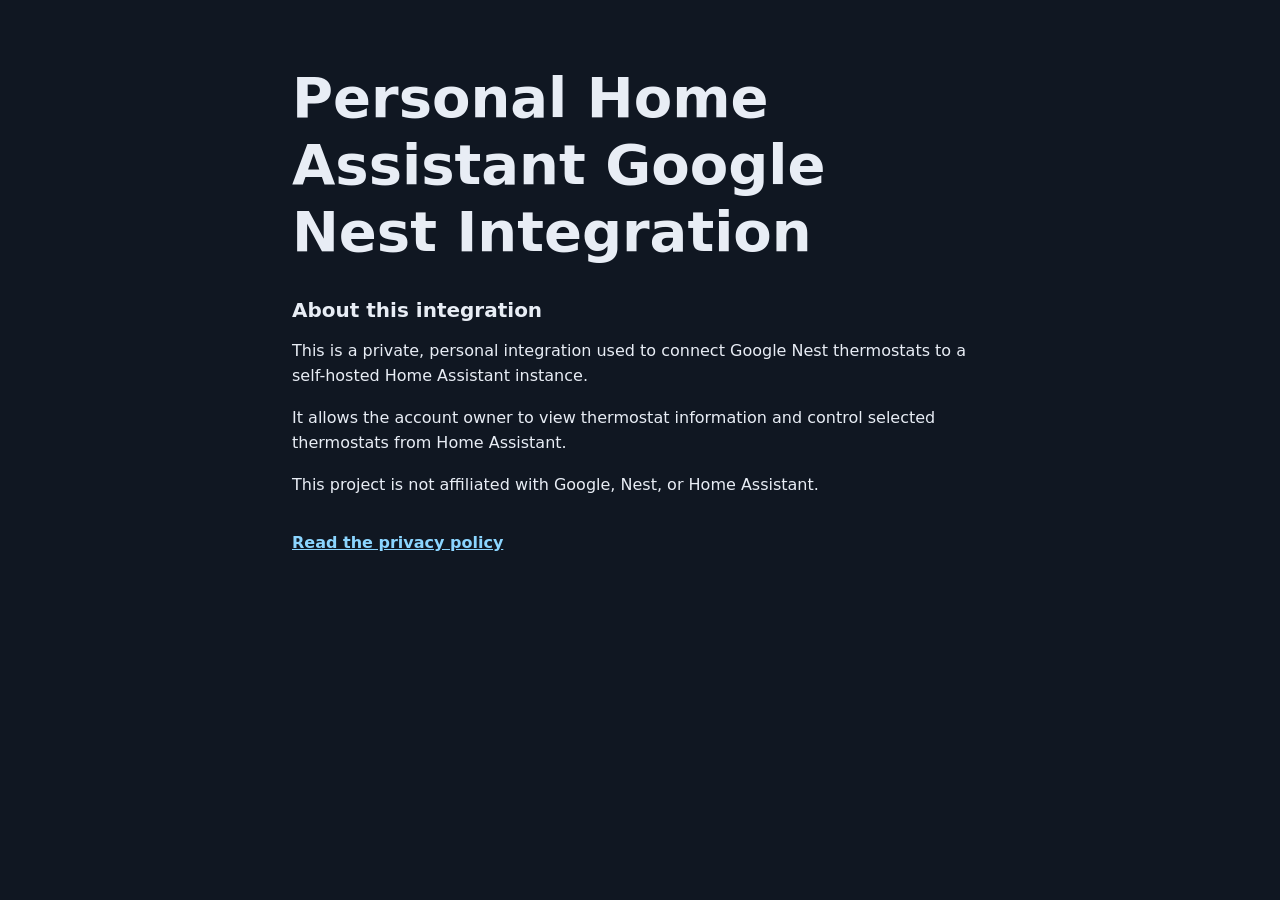
<file: index.html>
<!doctype html>
<html lang="en">
  <head>
    <meta charset="utf-8">
    <meta name="viewport" content="width=device-width, initial-scale=1">
    <meta name="description" content="Information about a private Google Nest integration for Home Assistant.">
    <title>Personal Home Assistant Google Nest Integration</title>
    <link rel="icon" type="image/svg+xml" href="data:image/svg+xml,%3Csvg xmlns='http://www.w3.org/2000/svg' viewBox='0 0 64 64'%3E%3Crect width='64' height='64' rx='16' fill='%230b1220'/%3E%3Cpath d='M20 32a12 12 0 1 1 24 0v12H20z' fill='none' stroke='%237dd3fc' stroke-width='5'/%3E%3Ccircle cx='32' cy='27' r='4' fill='%23fbbf24'/%3E%3C/svg%3E">
    <link rel="stylesheet" href="styles.css">
  </head>
  <body>
    <main class="wrap">
      <h1>Personal Home Assistant Google Nest Integration</h1>
      <section aria-labelledby="about-heading">
        <h2 id="about-heading">About this integration</h2>
        <p>This is a private, personal integration used to connect Google Nest thermostats to a self-hosted Home Assistant instance.</p>
        <p>It allows the account owner to view thermostat information and control selected thermostats from Home Assistant.</p>
        <p>This project is not affiliated with Google, Nest, or Home Assistant.</p>
      </section>

      <nav aria-label="Site navigation">
        <a href="privacy.html">Read the privacy policy</a>
      </nav>
    </main>
  </body>
</html>
</file>
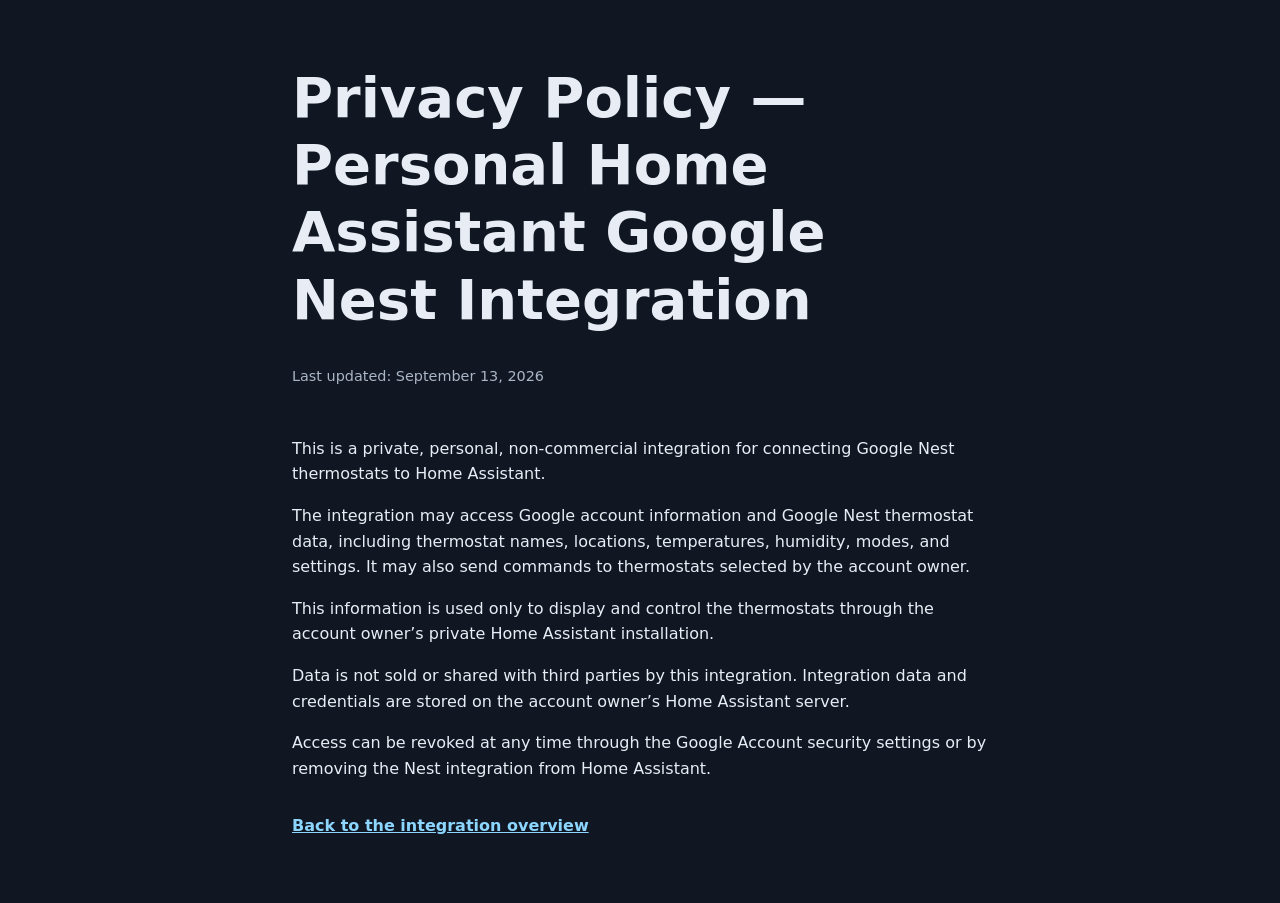
<file: privacy.html>
<!doctype html>
<html lang="en">
  <head>
    <meta charset="utf-8">
    <meta name="viewport" content="width=device-width, initial-scale=1">
    <meta name="description" content="Privacy policy for a private Google Nest integration for Home Assistant.">
    <title>Privacy Policy — Personal Home Assistant Google Nest Integration</title>
    <link rel="icon" type="image/svg+xml" href="data:image/svg+xml,%3Csvg xmlns='http://www.w3.org/2000/svg' viewBox='0 0 64 64'%3E%3Crect width='64' height='64' rx='16' fill='%230b1220'/%3E%3Cpath d='M20 32a12 12 0 1 1 24 0v12H20z' fill='none' stroke='%237dd3fc' stroke-width='5'/%3E%3Ccircle cx='32' cy='27' r='4' fill='%23fbbf24'/%3E%3C/svg%3E">
    <link rel="stylesheet" href="styles.css">
  </head>
  <body>
    <main class="wrap">
      <h1>Privacy Policy — Personal Home Assistant Google Nest Integration</h1>
      <p class="updated">Last updated: September 13, 2026</p>

      <article>
        <p>This is a private, personal, non-commercial integration for connecting Google Nest thermostats to Home Assistant.</p>
        <p>The integration may access Google account information and Google Nest thermostat data, including thermostat names, locations, temperatures, humidity, modes, and settings. It may also send commands to thermostats selected by the account owner.</p>
        <p>This information is used only to display and control the thermostats through the account owner’s private Home Assistant installation.</p>
        <p>Data is not sold or shared with third parties by this integration. Integration data and credentials are stored on the account owner’s Home Assistant server.</p>
        <p>Access can be revoked at any time through the Google Account security settings or by removing the Nest integration from Home Assistant.</p>
      </article>

      <nav aria-label="Site navigation">
        <a href="index.html">Back to the integration overview</a>
      </nav>
    </main>
  </body>
</html>
</file>
<file: styles.css>
:root {
  color-scheme: dark;
  font-family: system-ui, sans-serif;
  color: #e8edf5;
  background: #101722;
}

* { box-sizing: border-box; }

body {
  max-width: 46rem;
  margin: 0 auto;
  padding: 4rem 1.25rem;
  font-size: 1rem;
  line-height: 1.6;
}

.wrap { display: grid; gap: 2rem; }
h1, h2 { margin: 0; line-height: 1.2; }
h1 { font-size: clamp(2rem, 7vw, 3.5rem); }
h2 { margin-bottom: 1rem; font-size: 1.25rem; }
p { margin: 0 0 1rem; }
p:last-child { margin-bottom: 0; }
.updated { color: #aab5c5; font-size: .9rem; }
a { color: #8bd5ff; font-weight: 600; }
a:focus-visible { outline: 3px solid #f5c451; outline-offset: 3px; }

@media (max-width: 600px) {
  body { padding-top: 2.5rem; }
}
</file>
